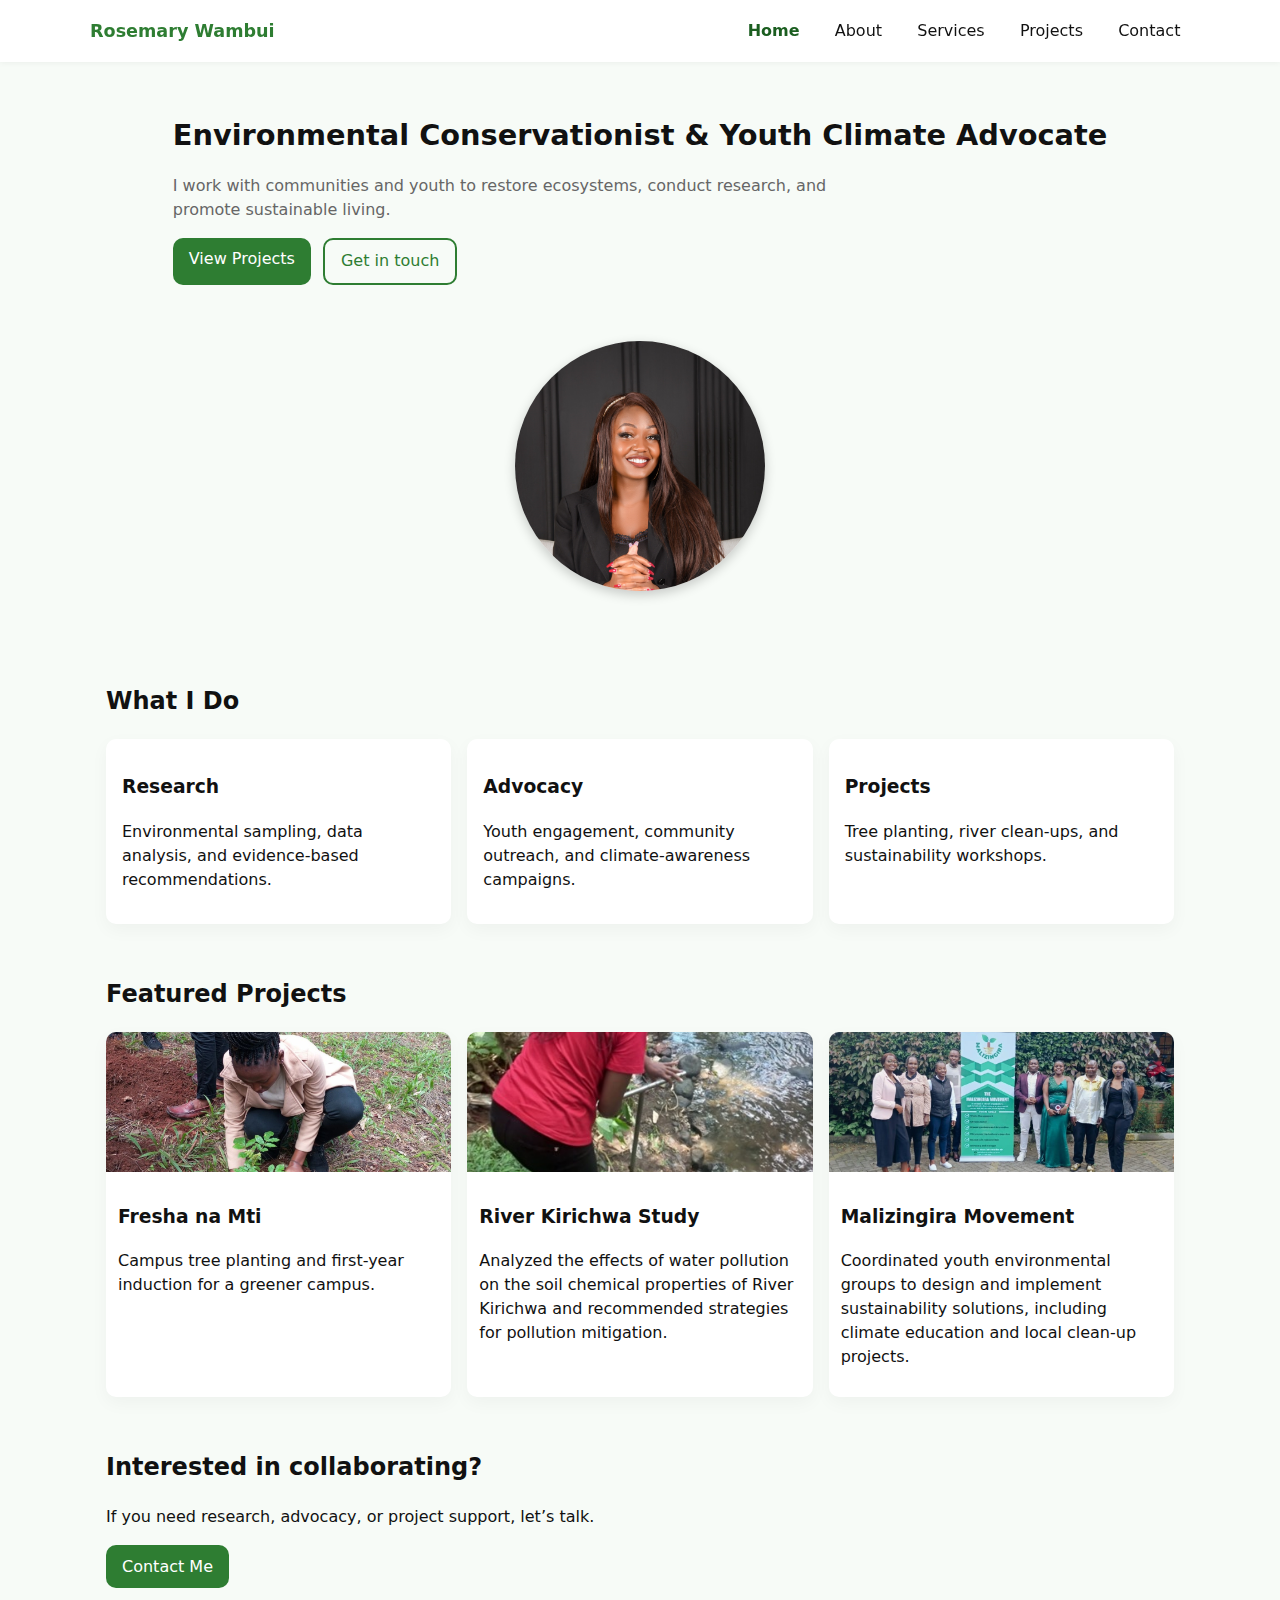
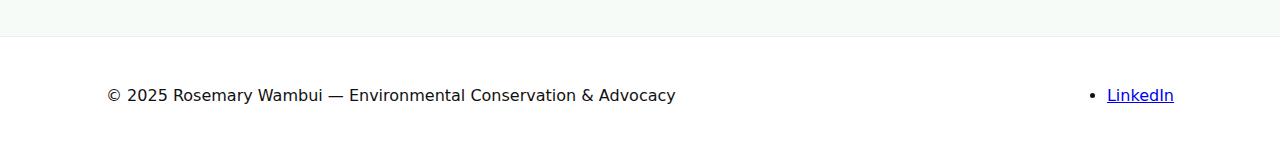
<file: index.html>
<!doctype html>
<html lang="en">
<head>
  <meta charset="utf-8" />
  <meta name="viewport" content="width=device-width, initial-scale=1" />
  <title>Rosemary Wambui — Environmental Portfolio</title>
  <link rel="stylesheet" href="css/style.css">
  <script defer src="js/script.js"></script>
</head>
<body>
  <div class="site">
    <!-- Header -->
    <header class="site-header">
      <div class="container header-inner">
        <a class="brand" href="index.html">Rosemary Wambui</a>
        <!-- Hamburger menu -->
        <button class="nav-toggle" aria-controls="primary-nav" aria-expanded="false" aria-label="Toggle navigation">
          <span class="hamburger"></span>
        </button>
        <nav id="primary-nav" class="nav" role="navigation">
          <ul class="nav-list">
            <li><a href="index.html" class="nav-link active">Home</a></li>
            <li><a href="about.html" class="nav-link">About</a></li>
            <li><a href="services.html" class="nav-link">Services</a></li>
            <li><a href="projects.html" class="nav-link">Projects</a></li>
            <li><a href="contact.html" class="nav-link">Contact</a></li>
          </ul>
        </nav>
      </div>
    </header>

    <!-- Main content -->
    <main>
      <!-- Hero section -->
      <section class="hero">
        <div class="container hero-inner">
          <h1 class="hero-title">Environmental Conservationist & Youth Climate Advocate</h1>
          <p class="hero-sub">I work with communities and youth to restore ecosystems, conduct research, and promote sustainable living.</p>
          <div class="hero-actions">
            <a href="projects.html" class="btn btn-primary">View Projects</a>
            <a href="contact.html" class="btn btn-outline">Get in touch</a>
          </div>
        </div>
        <div class="hero-image" style="background-image: url('images/Rosemary image.jpeg');" aria-hidden="true"></div>
      </section>

      <!-- What I Do -->
      <section class="what container">
        <h2>What I Do</h2>
        <div class="cards">
          <article class="card">
            <h3>Research</h3>
            <p>Environmental sampling, data analysis, and evidence-based recommendations.</p>
          </article>
          <article class="card">
            <h3>Advocacy</h3>
            <p>Youth engagement, community outreach, and climate-awareness campaigns.</p>
          </article>
          <article class="card">
            <h3>Projects</h3>
            <p>Tree planting, river clean-ups, and sustainability workshops.</p>
          </article>
        </div>
      </section>

      <!-- Featured Projects -->
      <section class="featured container">
        <h2>Featured Projects</h2>
        <div class="projects-grid">
          <a class="project" href="projects.html#proj1">
            <div class="project-thumb" style="background-image:url('images/Fresha na mti.jpeg')" role="img" aria-label="Tree planting"></div>
            <div class="project-body">
              <h3>Fresha na Mti</h3>
              <p>Campus tree planting and first-year induction for a greener campus.</p>
            </div>
          </a>

          <a class="project" href="projects.html#proj2">
            <div class="project-thumb" style="background-image:url('images/River kirichwa study.jpeg')" role="img" aria-label="Water testing"></div>
            <div class="project-body">
              <h3>River Kirichwa Study</h3>
              <p>Analyzed the effects of water pollution on the soil chemical properties of River Kirichwa and recommended strategies for pollution mitigation.</p>
            </div>
          </a>

          <a class="project" href="projects.html#proj3">
            <div class="project-thumb" style="background-image:url('images/Malizingira movement.jpeg')" role="img" aria-label="Community workshop"></div>
            <div class="project-body">
              <h3>Malizingira Movement</h3>
              <p>Coordinated youth environmental groups to design and implement sustainability solutions, including climate education and local clean-up projects.</p>
            </div>
          </a>
        </div>
      </section>

      <!-- CTA -->
      <section class="cta container">
        <h2>Interested in collaborating?</h2>
        <p>If you need research, advocacy, or project support, let’s talk.</p>
        <a href="contact.html" class="btn btn-primary">Contact Me</a>
      </section>
    </main>

    <!-- Footer -->
    <footer class="site-footer">
      <div class="container footer-inner">
        <p>© 2025 Rosemary Wambui — Environmental Conservation & Advocacy</p>
        <nav aria-label="social links">
          <ul class="social-list">
           <li><a href="https://www.linkedin.com/in/rosemary-wambui-b6926a29a/" target="_blank" rel="noopener">LinkedIn</a></li>
      </ul>
    </nav>
  </div>
</footer>
</file>
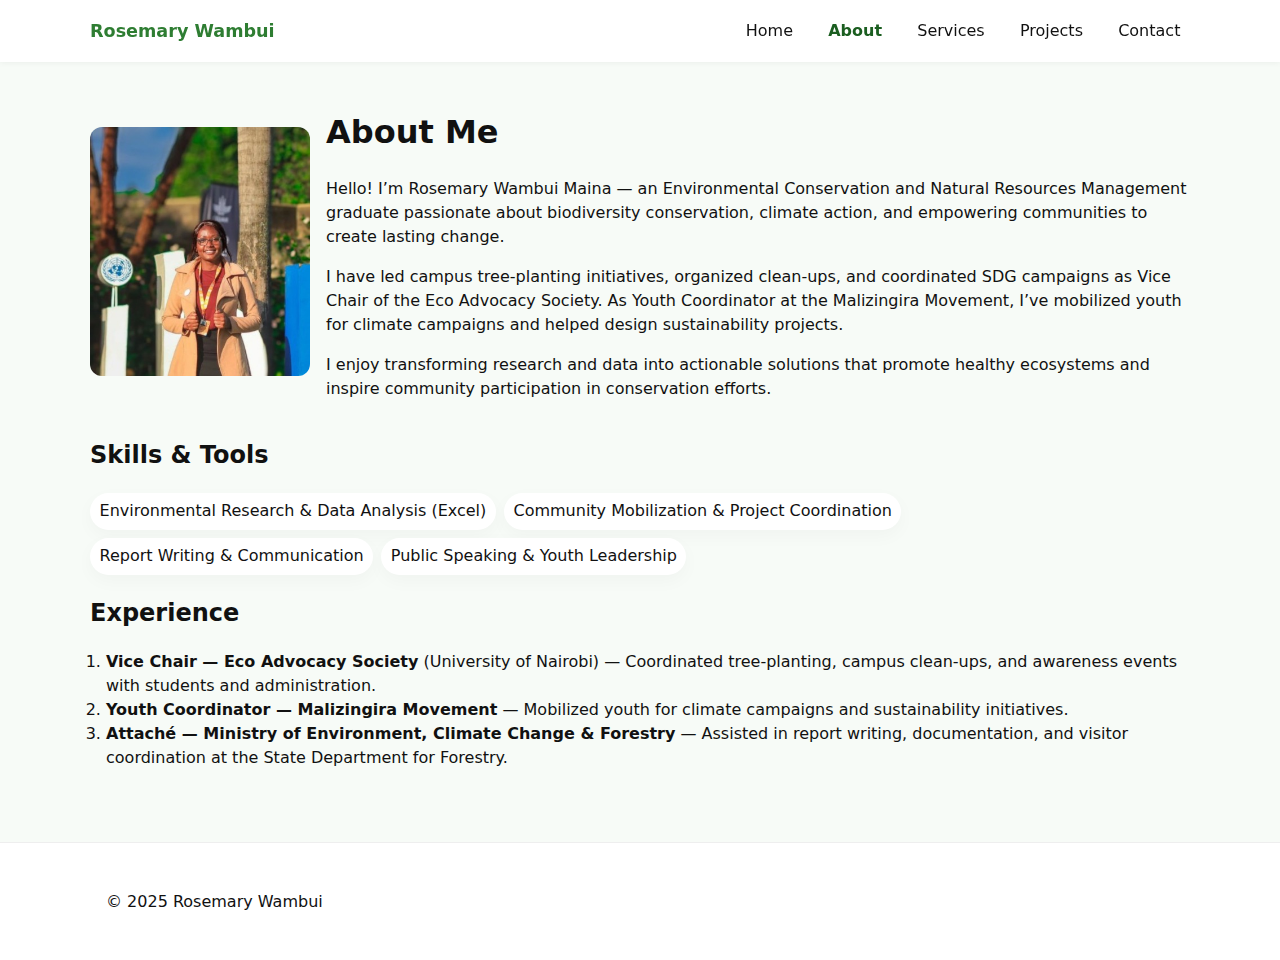
<file: about.html>
<!doctype html>
<html lang="en">
<head>
  <meta charset="utf-8" />
  <meta name="viewport" content="width=device-width, initial-scale=1" />
  <title>About — Rosemary Wambui</title>
  <link rel="stylesheet" href="css/style.css">
  <script defer src="js/script.js"></script>
</head>
<body>
  <div class="site">
    <header class="site-header">
      <div class="container header-inner">
        <a class="brand" href="index.html">Rosemary Wambui</a>
        <button class="nav-toggle" aria-controls="primary-nav" aria-expanded="false" aria-label="Toggle navigation">
          <span class="hamburger"></span>
        </button>
        <nav id="primary-nav" class="nav" role="navigation">
          <ul class="nav-list">
            <li><a href="index.html" class="nav-link">Home</a></li>
            <li><a href="about.html" class="nav-link active">About</a></li>
            <li><a href="services.html" class="nav-link">Services</a></li>
            <li><a href="projects.html" class="nav-link">Projects</a></li>
            <li><a href="contact.html" class="nav-link">Contact</a></li>
          </ul>
        </nav>
      </div>
    </header>

    <main class="container content">
      <section class="about-hero">
        <div class="about-grid">
          <div class="about-photo">
            <img src="images/profile.jpeg" alt="Photo of Rosemary" />
          </div>
          <div class="about-content">
            <h1>About Me</h1>
            <p>Hello! I’m Rosemary Wambui Maina — an Environmental Conservation and Natural Resources Management graduate passionate about biodiversity conservation, climate action, and empowering communities to create lasting change.</p>
            <p>I have led campus tree-planting initiatives, organized clean-ups, and coordinated SDG campaigns as Vice Chair of the Eco Advocacy Society. As Youth Coordinator at the Malizingira Movement, I’ve mobilized youth for climate campaigns and helped design sustainability projects.</p>
            <p>I enjoy transforming research and data into actionable solutions that promote healthy ecosystems and inspire community participation in conservation efforts.</p>
          </div>
        </div>
      </section>

      <section class="skills">
        <h2>Skills & Tools</h2>
        <ul class="skills-list">
          <li>Environmental Research & Data Analysis (Excel)</li>
          <li>Community Mobilization & Project Coordination</li>
          <li>Report Writing & Communication</li>
          <li>Public Speaking & Youth Leadership</li>
        </ul>
      </section>

      <section class="timeline">
        <h2>Experience</h2>
        <ol>
          <li><strong>Vice Chair — Eco Advocacy Society</strong> (University of Nairobi) — Coordinated tree-planting, campus clean-ups, and awareness events with students and administration.</li>
          <li><strong>Youth Coordinator — Malizingira Movement</strong> — Mobilized youth for climate campaigns and sustainability initiatives.</li>
          <li><strong>Attaché — Ministry of Environment, Climate Change & Forestry</strong> — Assisted in report writing, documentation, and visitor coordination at the State Department for Forestry.</li>
        </ol>
      </section>
    </main>

    <footer class="site-footer">
      <div class="container footer-inner">
        <p>© 2025 Rosemary Wambui</p>
      </div>
    </footer>
  </div>
</body>
</html>
</file>
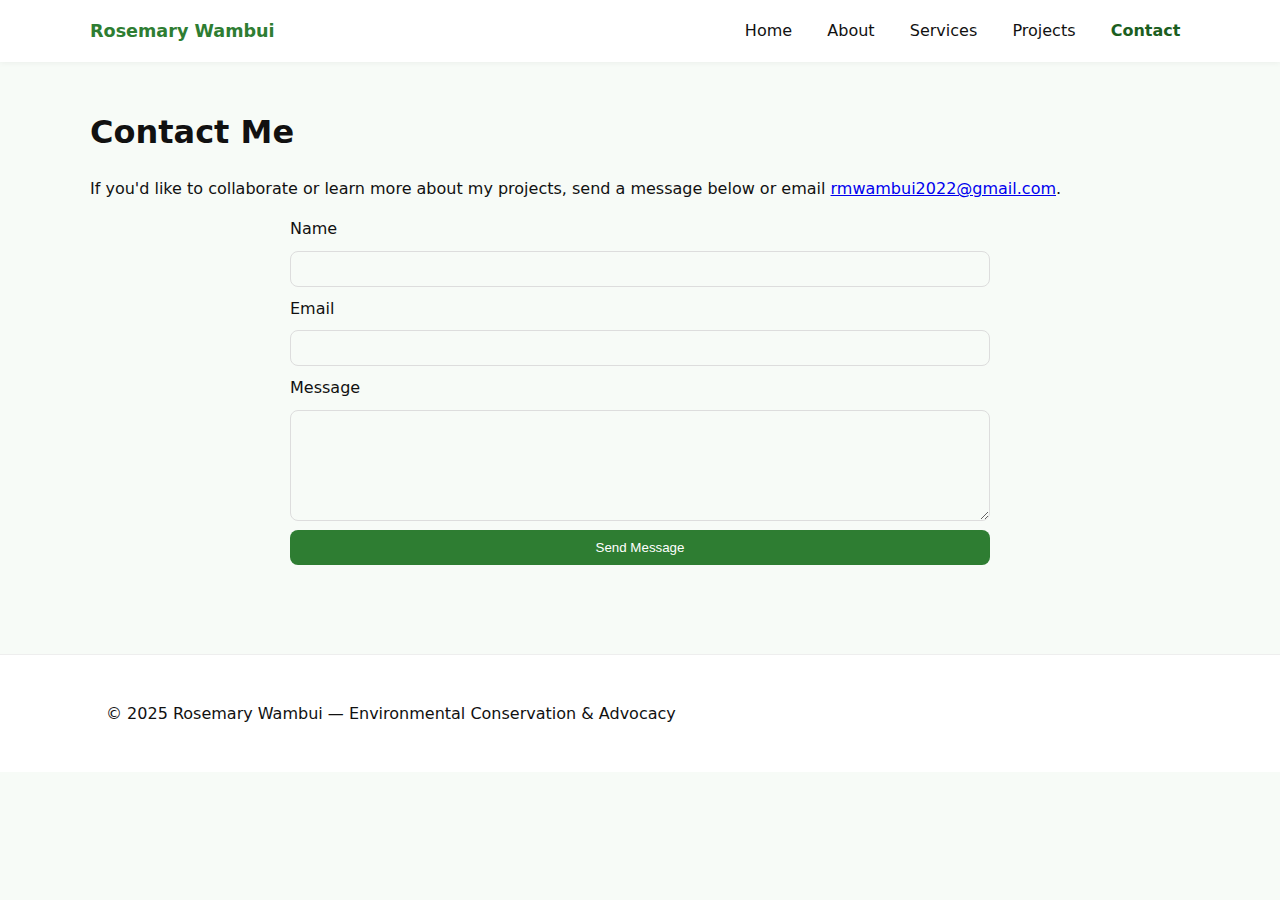
<file: contact.html>
<!doctype html>
<html lang="en">
<head>
  <meta charset="utf-8" />
  <meta name="viewport" content="width=device-width, initial-scale=1" />
  <title>Contact — Rosemary Wambui</title>
  <link rel="stylesheet" href="css/style.css">
  <script defer src="js/script.js"></script>
</head>
<body>
  <div class="site">
    <!-- Header -->
    <header class="site-header">
      <div class="container header-inner">
        <a class="brand" href="index.html">Rosemary Wambui</a>
        <button class="nav-toggle" aria-controls="primary-nav" aria-expanded="false" aria-label="Toggle navigation">
          <span class="hamburger"></span>
        </button>
        <nav id="primary-nav" class="nav" role="navigation">
          <ul class="nav-list">
            <li><a href="index.html" class="nav-link">Home</a></li>
            <li><a href="about.html" class="nav-link">About</a></li>
            <li><a href="services.html" class="nav-link">Services</a></li>
            <li><a href="projects.html" class="nav-link">Projects</a></li>
            <li><a href="contact.html" class="nav-link active">Contact</a></li>
          </ul>
        </nav>
      </div>
    </header>

    <!-- Main content -->
    <main class="container content">
      <h1>Contact Me</h1>
      <p>If you'd like to collaborate or learn more about my projects, send a message below or email <a href="mailto:rmwambui2022@gmail.com">rmwambui2022@gmail.com</a>.</p>

      <form id="contactForm" class="contact-form" novalidate>
        <label for="name">Name</label>
        <input id="name" name="name" type="text" required>

        <label for="email">Email</label>
        <input id="email" name="email" type="email" required>

        <label for="message">Message</label>
        <textarea id="message" name="message" rows="6" required></textarea>

        <button type="submit" class="btn btn-primary">Send Message</button>
        <p id="formMessage" class="form-message" aria-live="polite"></p>
      </form>
    </main>

    <!-- Footer -->
    <footer class="site-footer">
      <div class="container footer-inner">
        <p>© 2025 Rosemary Wambui — Environmental Conservation & Advocacy</p>
      </div>
    </footer>
  </div>
</body>
</html>
</file>
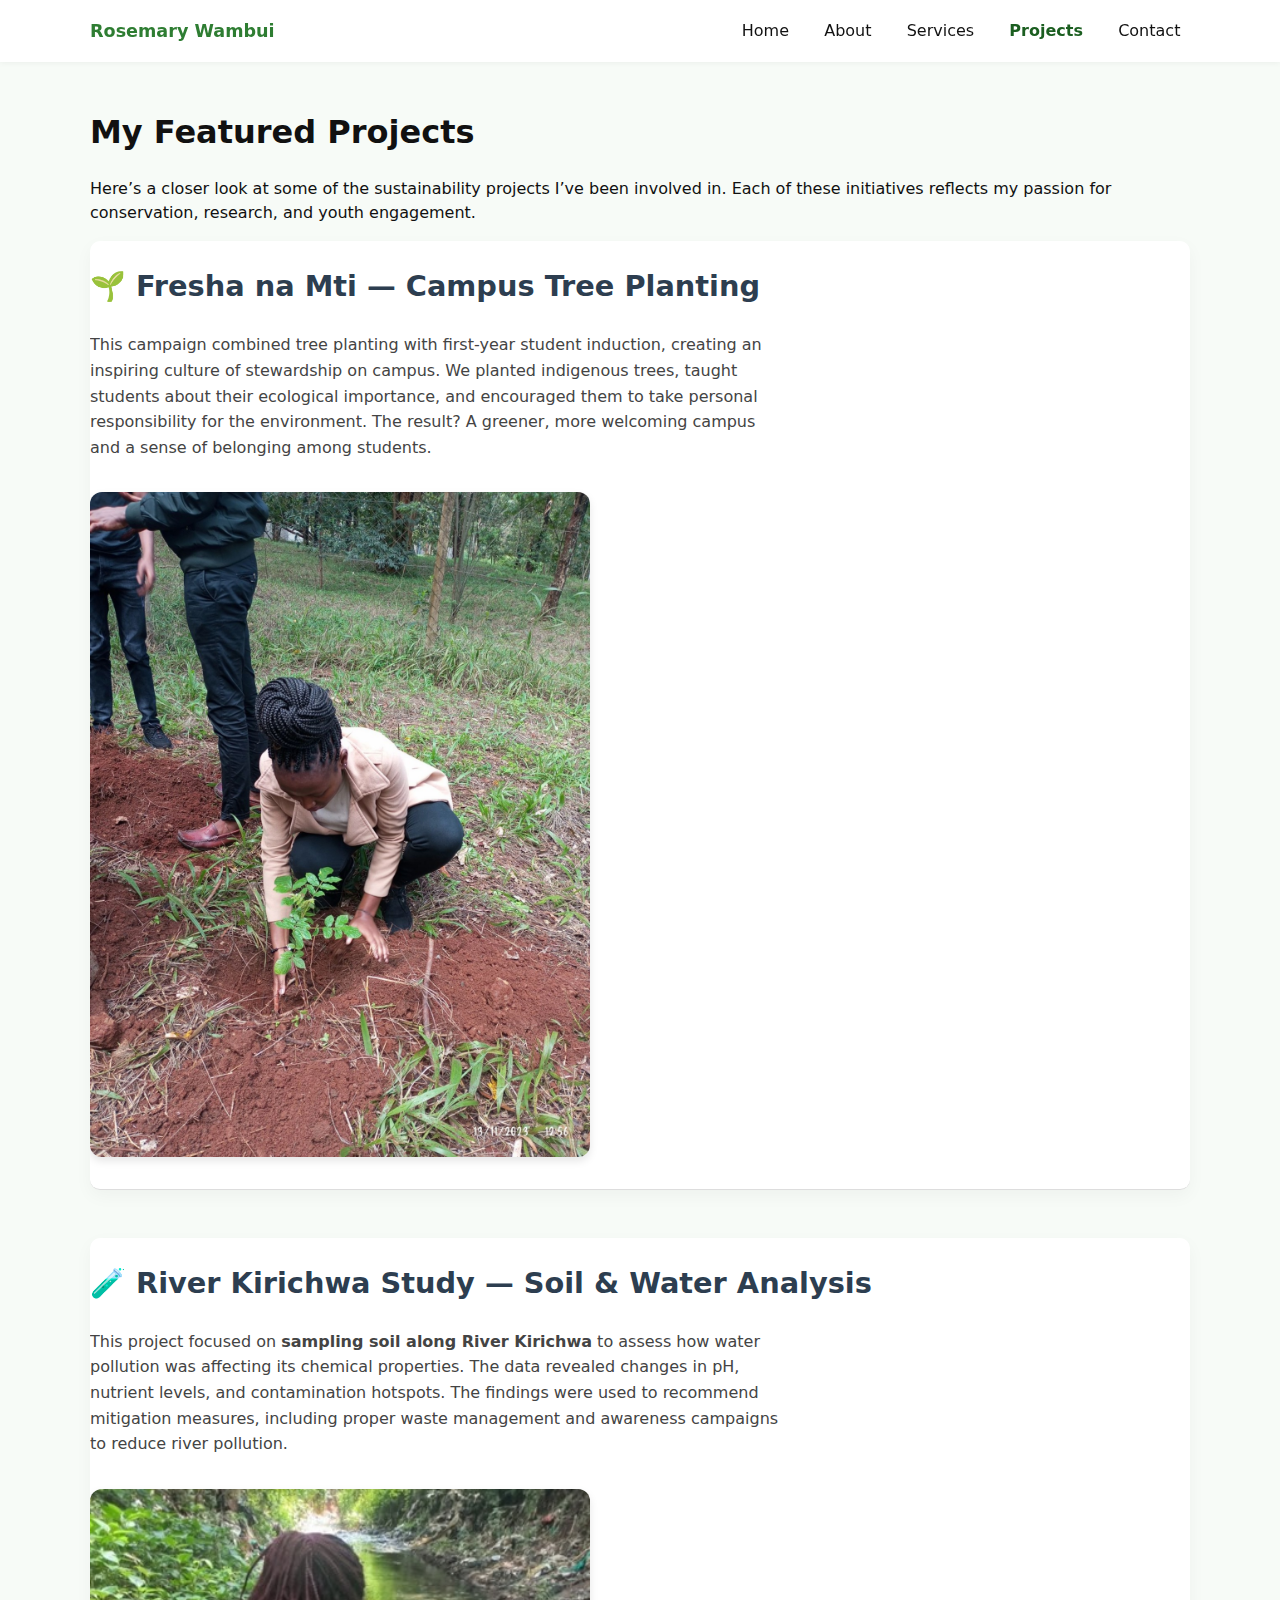
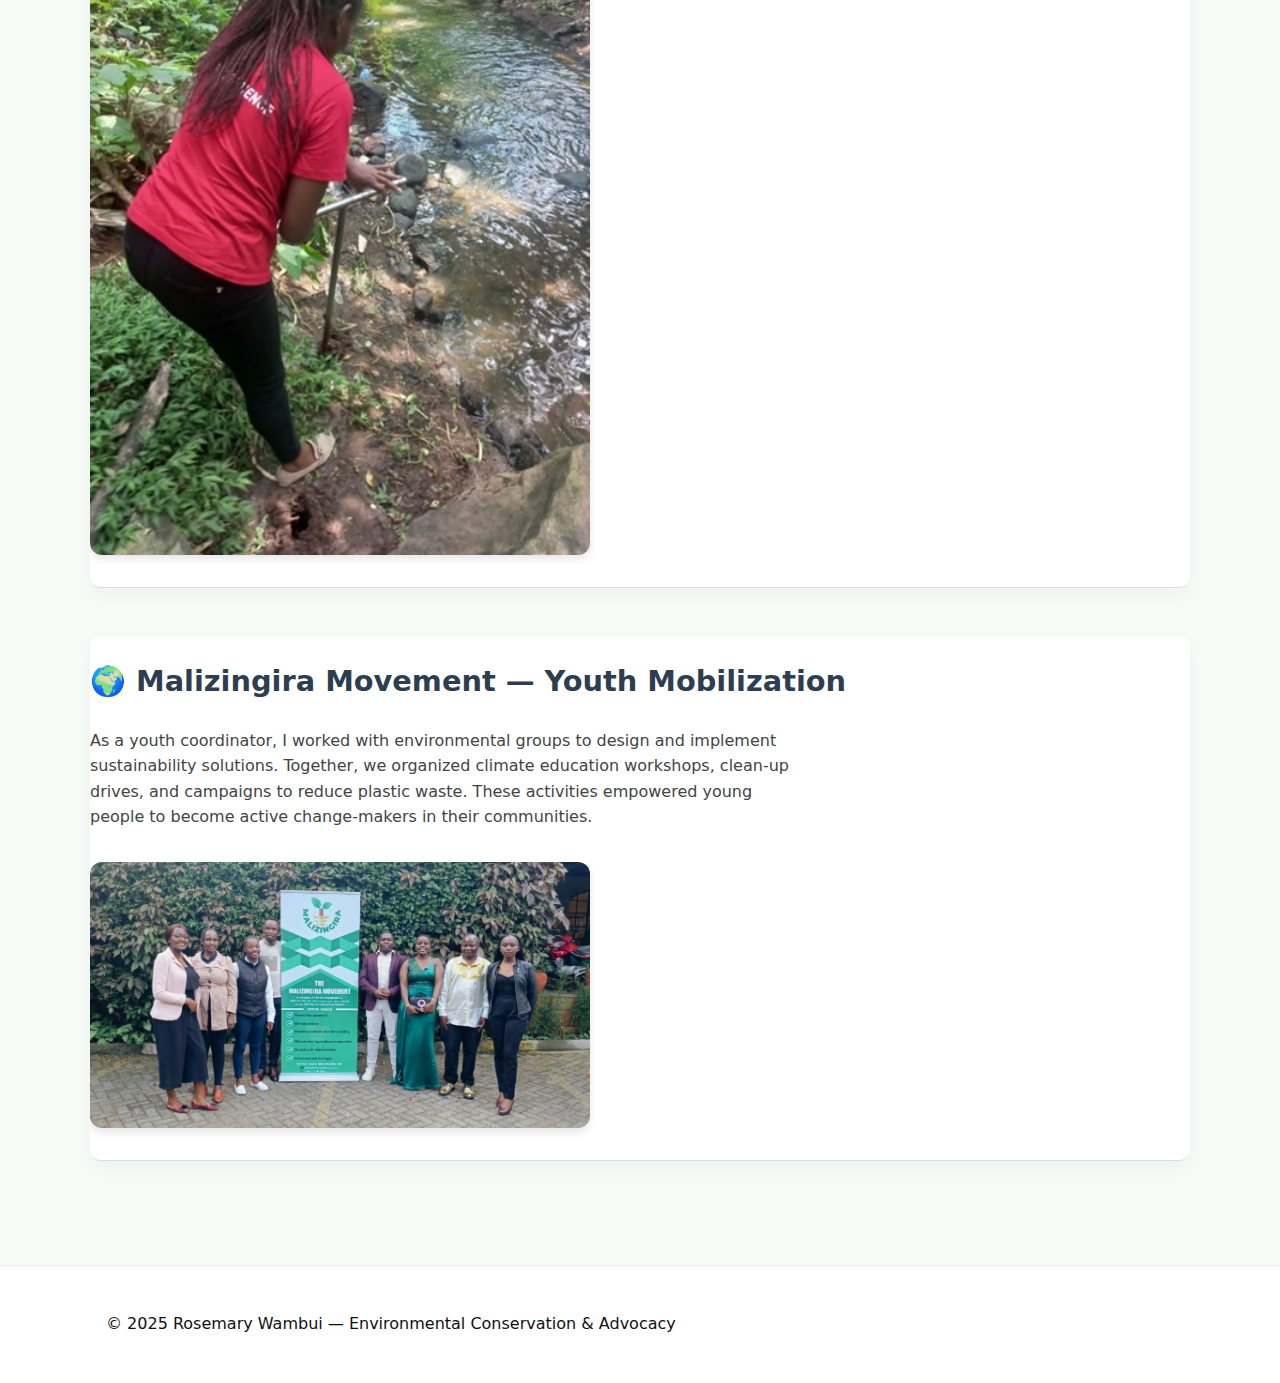
<file: projects.html>
<!doctype html>
<html lang="en">
<head>
  <meta charset="utf-8" />
  <meta name="viewport" content="width=device-width, initial-scale=1" />
  <title>Projects — Rosemary Wambui</title>
  <link rel="stylesheet" href="css/style.css">
  <script defer src="js/script.js"></script>
  <style>
    /* Additional styles to make the page visually appealing */
    .project {
      margin-bottom: 3rem;
      border-bottom: 1px solid #ddd;
      padding-bottom: 2rem;
    }

    .project h2 {
      font-size: 1.8rem;
      margin-bottom: 0.5rem;
      color: #2d3e50;
    }

    .project p {
      max-width: 700px;
      margin-bottom: 1rem;
      font-size: 1rem;
      line-height: 1.6;
      color: #444;
    }

    .project-media img {
      max-width: 500px;
      width: 100%;
      height: auto;
      border-radius: 12px;
      box-shadow: 0 4px 8px rgba(0,0,0,0.1);
      margin-top: 1rem;
    }
  </style>
</head>
<body>
  <div class="site">
    <header class="site-header">
      <div class="container header-inner">
        <a class="brand" href="index.html">Rosemary Wambui</a>
        <button class="nav-toggle" aria-controls="primary-nav" aria-expanded="false" aria-label="Toggle navigation">
          <span class="hamburger"></span>
        </button>
        <nav id="primary-nav" class="nav" role="navigation">
          <ul class="nav-list">
            <li><a href="index.html" class="nav-link">Home</a></li>
            <li><a href="about.html" class="nav-link">About</a></li>
            <li><a href="services.html" class="nav-link">Services</a></li>
            <li><a href="projects.html" class="nav-link active">Projects</a></li>
            <li><a href="contact.html" class="nav-link">Contact</a></li>
          </ul>
        </nav>
      </div>
    </header>

    <main class="container content">
      <h1>My Featured Projects</h1>
      <p>Here’s a closer look at some of the sustainability projects I’ve been involved in. Each of these initiatives reflects my passion for conservation, research, and youth engagement.</p>

      <section id="proj1" class="project">
        <h2>🌱 Fresha na Mti — Campus Tree Planting</h2>
        <p>
          This campaign combined tree planting with first-year student induction, creating an inspiring culture of stewardship on campus. 
          We planted indigenous trees, taught students about their ecological importance, and encouraged them to take personal responsibility 
          for the environment. The result? A greener, more welcoming campus and a sense of belonging among students.
        </p>
        <div class="project-media">
          <img src="images/Fresha na mti.jpeg" alt="Students planting trees during Fresha na Mti campaign">
        </div>
      </section>

      <section id="proj2" class="project">
        <h2>🧪 River Kirichwa Study — Soil & Water Analysis</h2>
        <p>
          This project focused on <strong>sampling soil along River Kirichwa</strong> to assess how water pollution was affecting its 
          chemical properties. The data revealed changes in pH, nutrient levels, and contamination hotspots. The findings were used to 
          recommend mitigation measures, including proper waste management and awareness campaigns to reduce river pollution.
        </p>
        <div class="project-media">
          <img src="images/River kirichwa study.jpeg" alt="Soil sampling along River Kirichwa">
        </div>
      </section>

      <section id="proj3" class="project">
        <h2>🌍 Malizingira Movement — Youth Mobilization</h2>
        <p>
          As a youth coordinator, I worked with environmental groups to design and implement sustainability solutions. 
          Together, we organized climate education workshops, clean-up drives, and campaigns to reduce plastic waste. 
          These activities empowered young people to become active change-makers in their communities.
        </p>
        <div class="project-media">
          <img src="images/Malizingira movement.jpeg" alt="Community members during a clean-up event">
        </div>
      </section>
    </main>

    <footer class="site-footer">
      <div class="container footer-inner">
        <p>© 2025 Rosemary Wambui — Environmental Conservation & Advocacy</p>
      </div>
    </footer>
  </div>
</body>
</html>
</file>
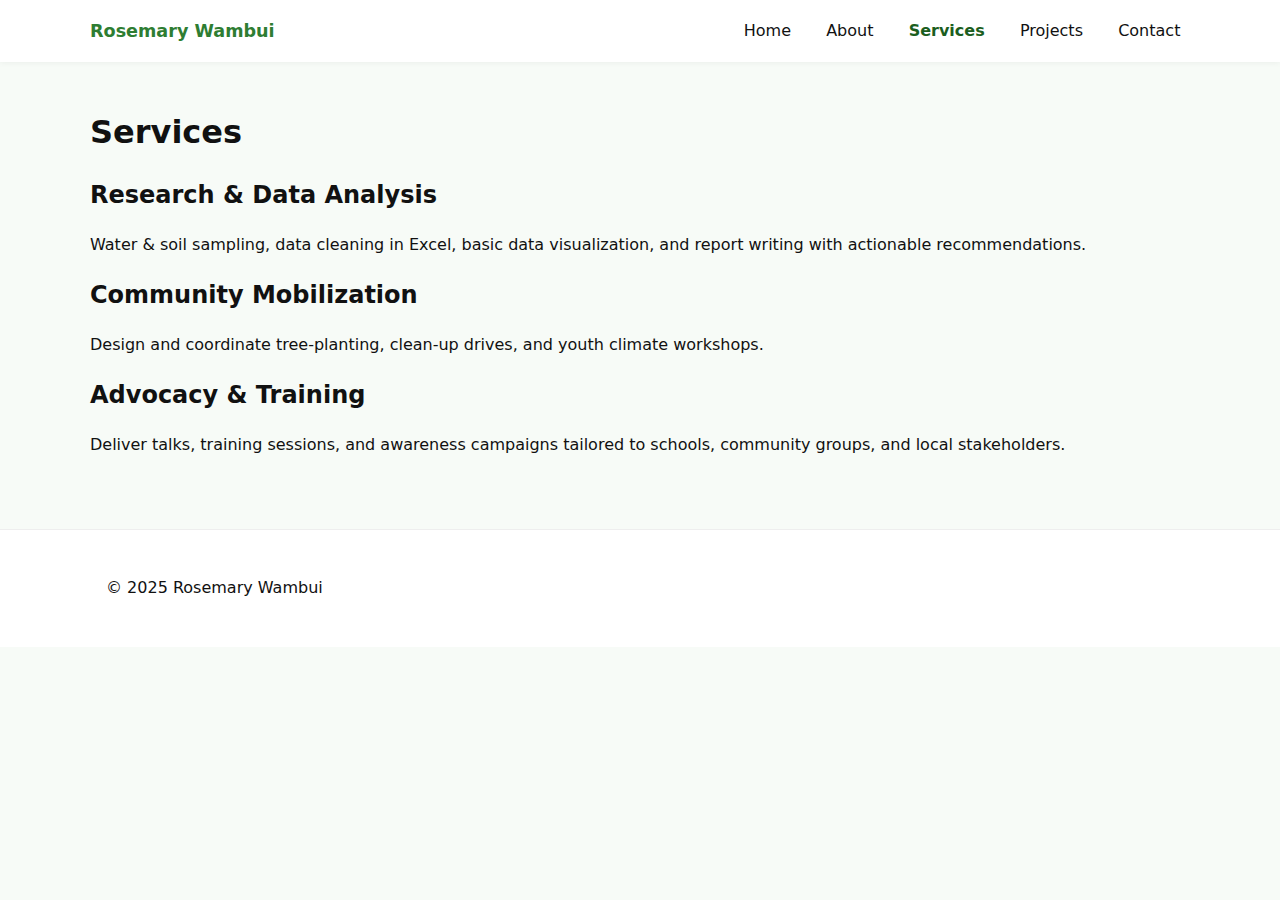
<file: services.html>
<!doctype html>
<html lang="en">
<head>
  <meta charset="utf-8" />
  <meta name="viewport" content="width=device-width, initial-scale=1" />
  <title>Services — Rosemary Wambui</title>
  <link rel="stylesheet" href="css/style.css">
  <script defer src="js/script.js"></script>
</head>
<body>
  <div class="site">
    <header class="site-header">
      <div class="container header-inner">
        <a class="brand" href="index.html">Rosemary Wambui</a>
        <button class="nav-toggle" aria-controls="primary-nav" aria-expanded="false" aria-label="Toggle navigation">
          <span class="hamburger"></span>
        </button>
        <nav id="primary-nav" class="nav" role="navigation">
          <ul class="nav-list">
            <li><a href="index.html" class="nav-link">Home</a></li>
            <li><a href="about.html" class="nav-link">About</a></li>
            <li><a href="services.html" class="nav-link active">Services</a></li>
            <li><a href="projects.html" class="nav-link">Projects</a></li>
            <li><a href="contact.html" class="nav-link">Contact</a></li>
          </ul>
        </nav>
      </div>
    </header>

    <main class="container content">
      <h1>Services</h1>

      <section class="service-list">
        <article class="service">
          <h2>Research & Data Analysis</h2>
          <p>Water & soil sampling, data cleaning in Excel, basic data visualization, and report writing with actionable recommendations.</p>
        </article>

        <article class="service">
          <h2>Community Mobilization</h2>
          <p>Design and coordinate tree-planting, clean-up drives, and youth climate workshops.</p>
        </article>

        <article class="service">
          <h2>Advocacy & Training</h2>
          <p>Deliver talks, training sessions, and awareness campaigns tailored to schools, community groups, and local stakeholders.</p>
        </article>
      </section>
    </main>

    <footer class="site-footer">
      <div class="container footer-inner">
        <p>© 2025 Rosemary Wambui</p>
      </div>
    </footer>
  </div>
</body>
</html>
</file>
<file: css/style.css>
:root{
  --accent: #2e7d32;
  --accent-2: #1b5e20;
  --bg: #f7fbf7;
  --muted: #666;
  --max-width: 1100px;
  --radius: 10px;
  --gap: 1rem;
  --container-pad: 1rem;
  --text: #111;
  --card-bg: #ffffff;
}

/* Reset basics */
*{box-sizing:border-box}
html,body{height:100%; margin:0; font-family:Inter, system-ui, -apple-system, "Segoe UI", Roboto, "Helvetica Neue", Arial; color:var(--text); background:var(--bg); line-height:1.5; -webkit-font-smoothing:antialiased;}

/* Container */
.container{max-width:var(--max-width);margin:0 auto;padding:var(--container-pad)}

/* Header / nav */
.site-header{background:var(--card-bg);box-shadow:0 1px 6px rgba(0,0,0,.05);position:sticky;top:0;z-index:40}
.header-inner{display:flex;align-items:center;justify-content:space-between;padding:.8rem 0;gap:.5rem}
.brand{text-decoration:none;font-weight:700;color:var(--accent);font-size:1.1rem}
.nav{display:block}
.nav-list{display:flex;gap:1rem;list-style:none;margin:0;padding:0}
.nav-list a{display:inline-block;padding:.4rem .6rem;border-radius:8px;text-decoration:none;color:var(--text)}
.nav-list a:hover{background:#f0fff0}
.nav-list a.active{font-weight:600;color:var(--accent-2)}
.nav-toggle{display:none;background:none;border:0;padding:.3rem;border-radius:6px;cursor:pointer;z-index:60}

/* Hamburger styling */
.hamburger{width:22px;height:2px;background:var(--text);display:inline-block;position:relative}
.hamburger::before,.hamburger::after{content:'';position:absolute;left:0;width:22px;height:2px;background:var(--text)}
.hamburger::before{top:-7px}
.hamburger::after{top:7px}

/* Hero */
.hero{display:grid;grid-template-columns:1fr;gap:1.25rem;padding:2.25rem 0;align-items:center}
.hero-inner{padding:1rem 0}
.hero-title{font-size:1.8rem;margin:0 0 .5rem}
.hero-sub{color:var(--muted);max-width:70ch}
.hero-actions{margin-top:1rem;display:flex;gap:.75rem}
.btn{display:inline-block;padding:.6rem 1rem;border-radius:10px;text-decoration:none;border:0;cursor:pointer}
.btn-primary{background:var(--accent);color:#fff}
.btn-outline{background:transparent;border:2px solid var(--accent);color:var(--accent)}

/* Hero image / profile image */
.hero-image{width:250px;height:250px;background-size:cover;background-position:center;border-radius:50%;margin:20px auto;box-shadow:0 4px 12px rgba(0,0,0,0.2)}

/* Cards */
.cards{display:grid;grid-template-columns:repeat(auto-fit,minmax(220px,1fr));gap:1rem;margin-top:1rem}
.card{background:var(--card-bg);padding:1rem;border-radius:var(--radius);box-shadow:0 6px 18px rgba(0,0,0,.04);transition: transform 0.3s ease, box-shadow 0.3s ease;}
.card:hover{transform: translateY(-8px); box-shadow:0 12px 24px rgba(0,0,0,0.15);}

/* Projects grid */
.projects-grid{display:grid;grid-template-columns:repeat(auto-fit,minmax(240px,1fr));gap:1rem;margin-top:1rem}
.project{display:flex;flex-direction:column;background:var(--card-bg);border-radius:var(--radius);overflow:hidden;text-decoration:none;color:inherit;box-shadow:0 6px 18px rgba(0,0,0,.04);transition: transform 0.3s ease, box-shadow 0.3s ease;}
.project:hover{transform: translateY(-8px) scale(1.02); box-shadow:0 12px 24px rgba(0,0,0,0.15);}
.project-thumb{height:140px;background-size:cover;background-position:center;transition: transform 0.3s ease;}
.project:hover .project-thumb{transform: scale(1.05);}
.project-body{padding:.75rem}
.project-media img{width:100%;border-radius:10px;display:block}

/* Content sections */
.content{padding:1.5rem 0}
.about-grid{display:grid;grid-template-columns:220px 1fr;gap:1rem;align-items:center}
.about-photo img{width:100%;border-radius:12px;display:block}
.skills-list{display:flex;gap:.5rem;flex-wrap:wrap;padding:0;list-style:none;margin:0}
.skills-list li{background:var(--card-bg);padding:.4rem .6rem;border-radius:999px;box-shadow:0 6px 18px rgba(0,0,0,.03)}
.timeline ol{padding-left:1rem}

/* Contact form */
.contact-form{display:grid;gap:.6rem;max-width:700px;margin:0 auto}
.contact-form input,.contact-form textarea{padding:.6rem;border-radius:8px;border:1px solid #ddd;background:transparent;width:100%}
.contact-form button{padding:.6rem 1rem;border-radius:8px;border:0;background:var(--accent);color:#fff;cursor:pointer}
.form-message{margin-top:.5rem;color:var(--accent-2)}

/* Footer */
.site-footer{background:var(--card-bg);padding:.9rem 0;border-top:1px solid #eee;margin-top:2rem}
.footer-inner{display:flex;justify-content:space-between;align-items:center;gap:1rem;flex-wrap:wrap}

/* Responsive adjustments */
@media (max-width:900px){
  .about-grid{grid-template-columns:1fr}
  .hero-image{height:220px}
}

@media (max-width:768px){
  .nav-list{
    display:none;
    position:absolute;
    right:1rem;
    top:64px;
    background:var(--card-bg);
    padding:1rem;
    border-radius:10px;
    box-shadow:0 8px 30px rgba(0,0,0,.08);
    flex-direction:column;
  }
  .nav-toggle{display:inline-block}
  
  /* Show nav when open */
  .nav.open .nav-list{
    display:flex !important;
  }
  
  .nav.open .nav-list a{
    padding:.5rem 1rem;
    width:100%;
    text-align:left;
  }
  
  .nav-list{z-index:50}

  .hero-title{font-size:1.4rem}
  .header-inner{gap:.5rem}
  .hero-actions{flex-direction:column;gap:.5rem;align-items:center}
  .cards,.projects-grid{grid-template-columns:1fr}
  .about-grid{text-align:center}
  .about-photo{margin:0 auto}
  .contact-form button{width:100%}
  .footer-inner{flex-direction:column;align-items:center;gap:.5rem;text-align:center}
  .hero-image{width:180px;height:180px}
}

@media (max-width:480px){
  .hero-title{font-size:1.2rem}
  .hero-sub{font-size:0.9rem}
  .btn{padding:.5rem .8rem}
  .hero-image{width:150px;height:150px}
}
</file>
